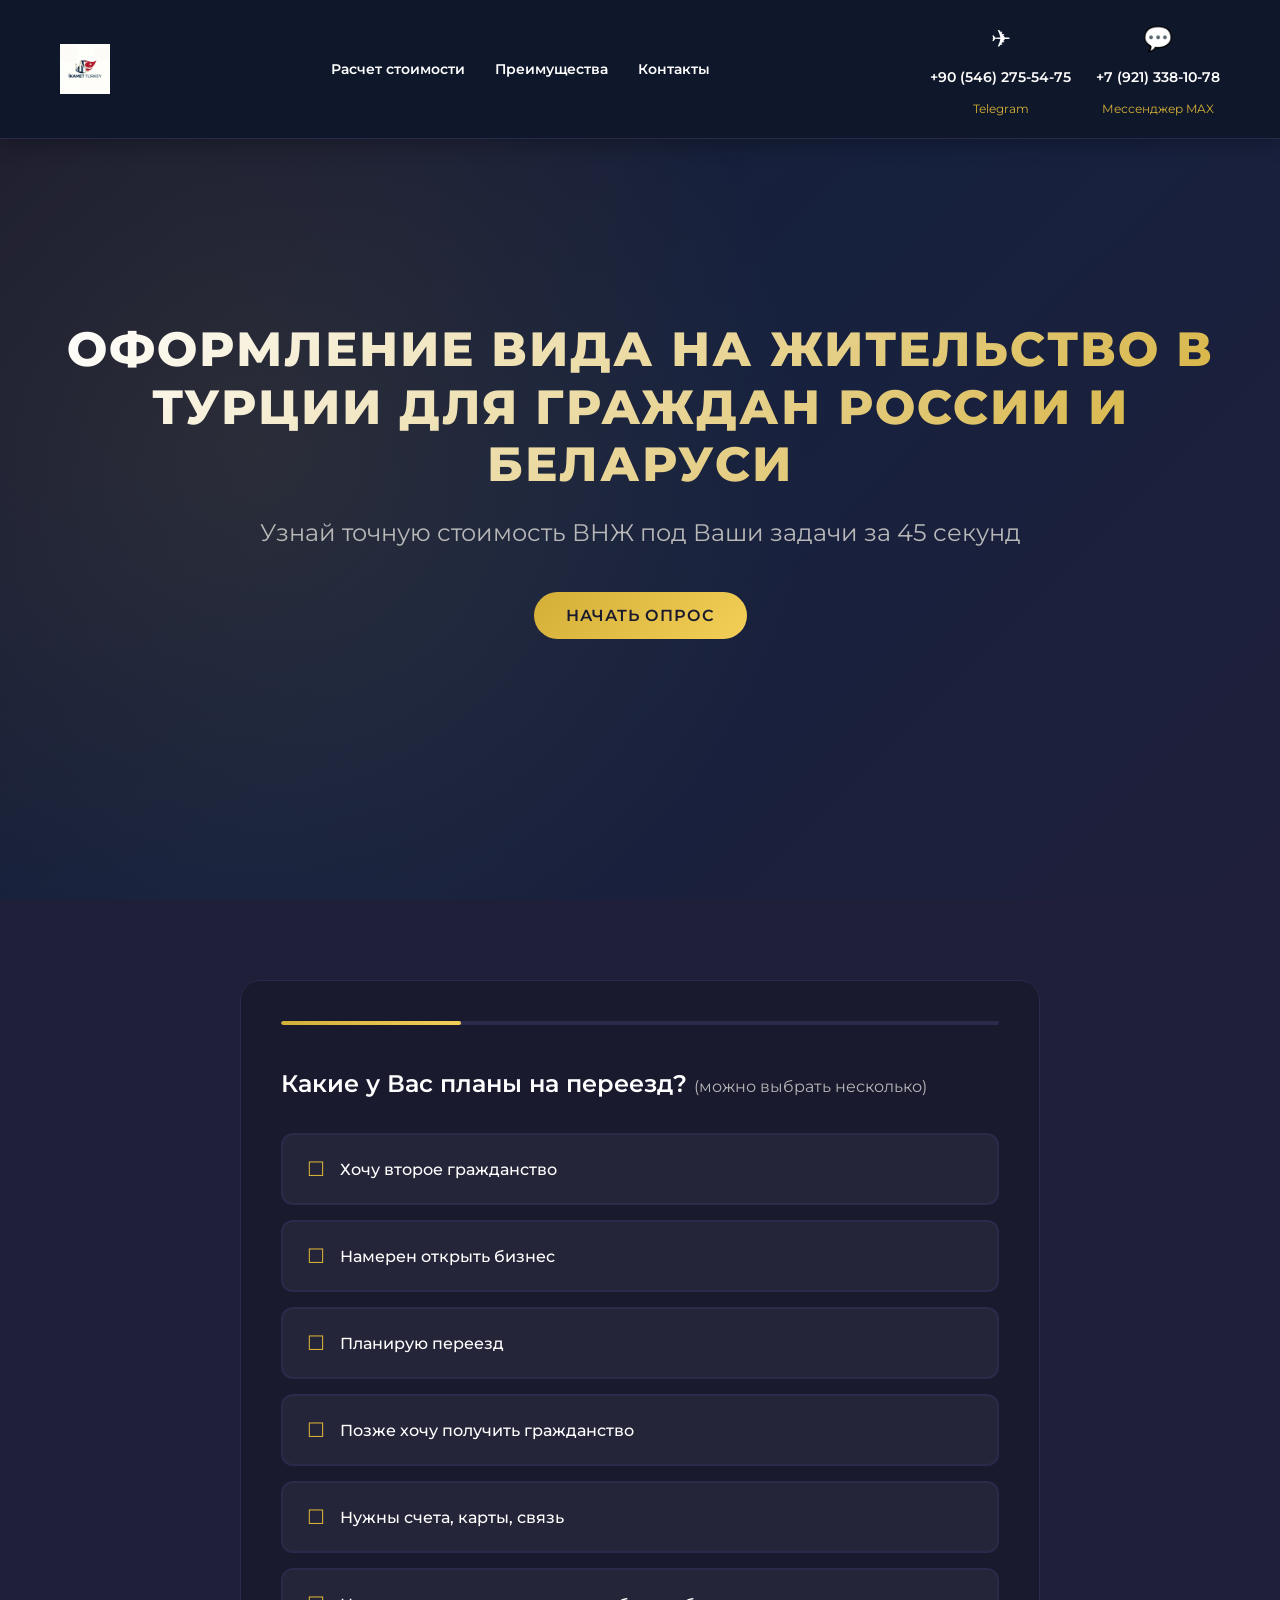
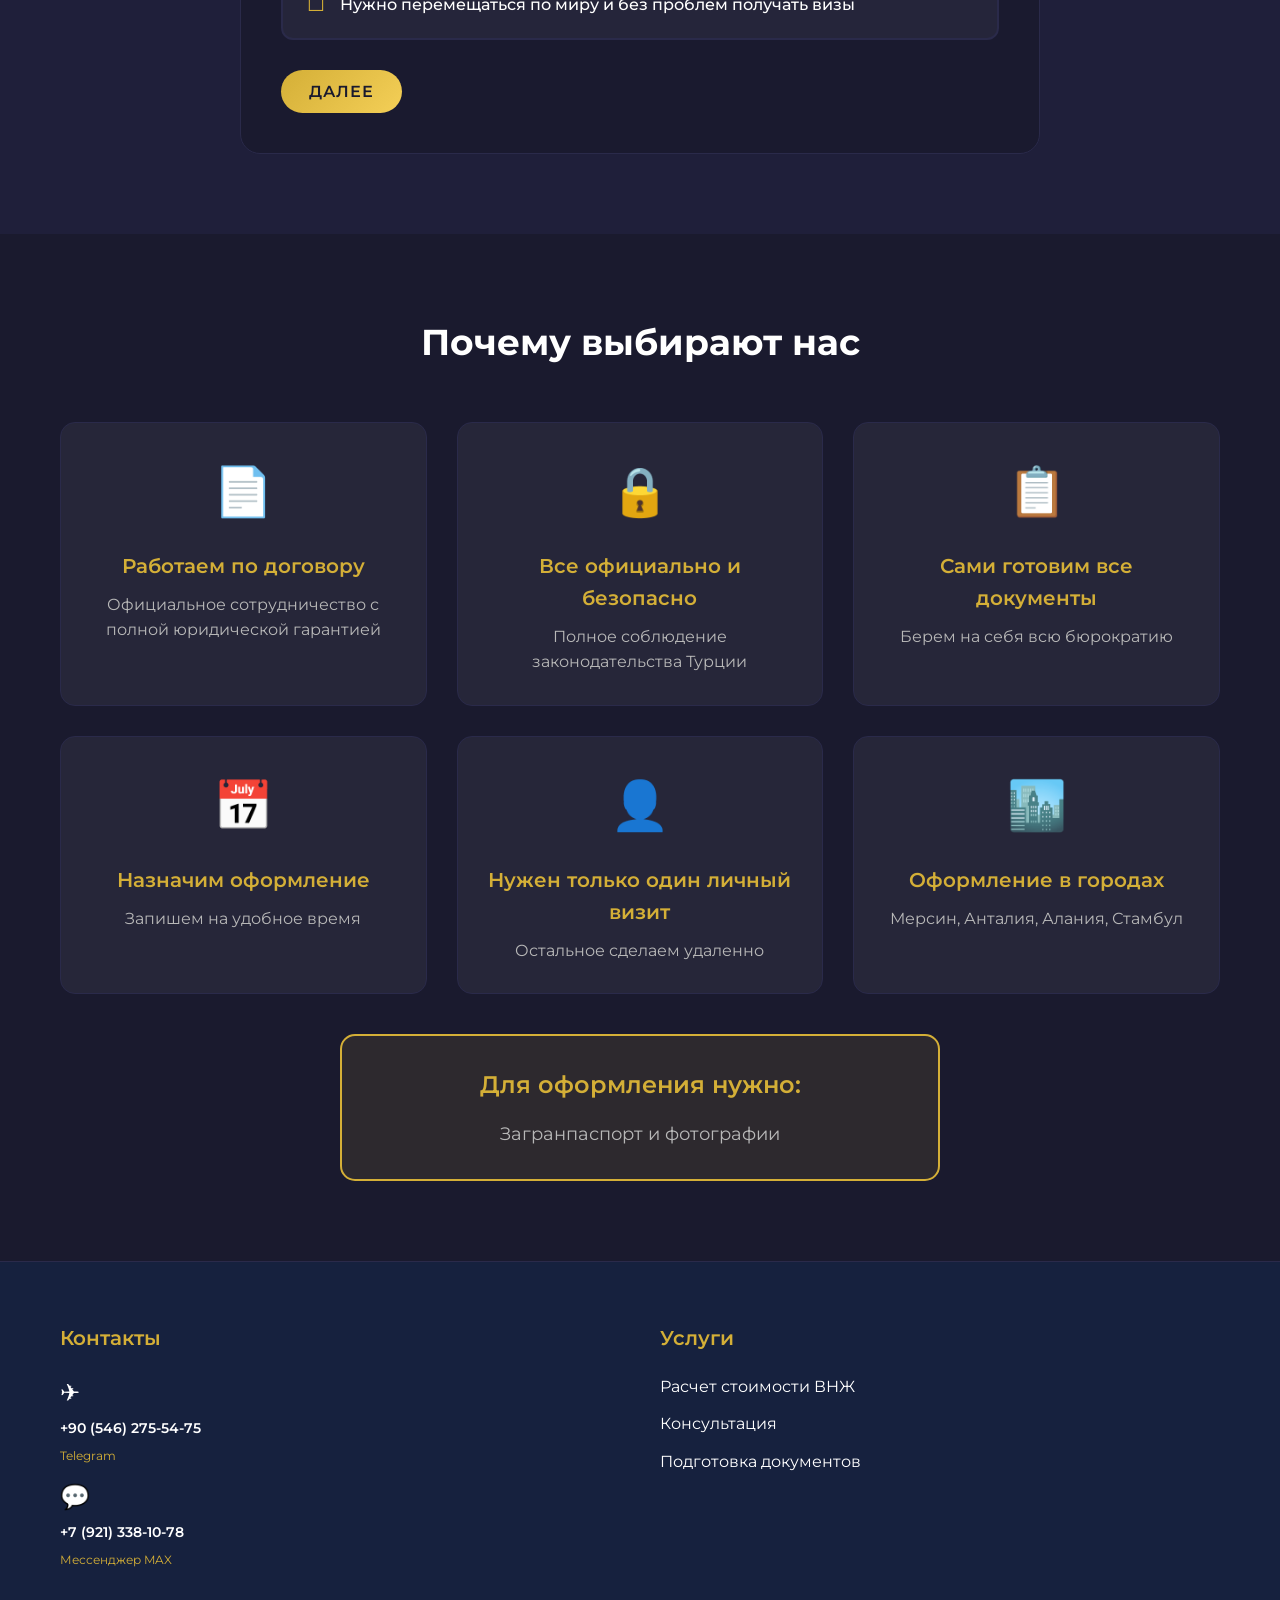
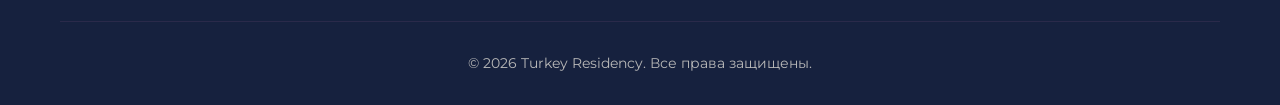
<file: index.html>
<!DOCTYPE html>
<html lang="ru">
<head>
    <meta charset="UTF-8">
    <meta name="viewport" content="width=device-width, initial-scale=1.0">
    <title>ВНЖ в Турции для граждан России и Беларуси</title>
    <link rel="icon" type="image/png" href="logo.png">
    <link rel="preconnect" href="https://fonts.googleapis.com">
    <link rel="preconnect" href="https://fonts.gstatic.com" crossorigin>
    <link href="https://fonts.googleapis.com/css2?family=Montserrat:wght@300;400;500;600;700;800&display=swap" rel="stylesheet">
    <link rel="stylesheet" href="style.css">
</head>
<body>
    <!-- Шапка -->
    <header class="header">
        <div class="container">
            <nav class="nav">
                <a href="index.html" class="logo">
                    <img src="logo.png" alt="Turkey Residency" class="logo-img">
                </a>
                <div class="nav-menu">
                    <a href="#quiz" class="nav-link">Расчет стоимости</a>
                    <a href="#advantages" class="nav-link">Преимущества</a>
                    <a href="#footer" class="nav-link">Контакты</a>
                </div>
                <div class="header-contacts">
                    <a href="https://t.me/+9045462755475" class="contact-link">
                        <span class="contact-icon">✈</span>
                        <span class="contact-number">+90 (546) 275-54-75</span>
                        <span class="contact-label">Telegram</span>
                    </a>
                    <a href="https://max.ru/chat/79213381078" class="contact-link" target="_blank">
                        <span class="contact-icon">💬</span>
                        <span class="contact-number">+7 (921) 338-10-78</span>
                        <span class="contact-label">Мессенджер MAX</span>
                    </a>
                </div>
            </nav>
        </div>
    </header>

    <!-- Главный экран -->
    <section class="hero">
        <div class="container">
            <h1 class="hero-title fade-in">ОФОРМЛЕНИЕ ВИДА НА ЖИТЕЛЬСТВО В ТУРЦИИ ДЛЯ ГРАЖДАН РОССИИ И БЕЛАРУСИ</h1>
            <p class="hero-subtitle fade-in">Узнай точную стоимость ВНЖ под Ваши задачи за 45 секунд</p>
            <button class="btn btn-primary hero-btn fade-in" onclick="scrollToQuiz()">Начать опрос</button>
        </div>
    </section>

    <!-- Блок квиза -->
    <section class="quiz-section" id="quiz">
        <div class="container">
            <div class="quiz-container fade-in">
                <div class="quiz-progress">
                    <div class="progress-bar" id="progressBar"></div>
                </div>

                <div class="quiz-step" id="step1">
                    <h2 class="quiz-question">Какие у Вас планы на переезд? <span class="question-hint">(можно выбрать несколько)</span></h2>
                    <div class="quiz-options">
                        <label class="quiz-option checkbox-option">
                            <input type="checkbox" name="plans" value="citizenship">
                            <span class="option-text">Хочу второе гражданство</span>
                        </label>
                        <label class="quiz-option checkbox-option">
                            <input type="checkbox" name="plans" value="business">
                            <span class="option-text">Намерен открыть бизнес</span>
                        </label>
                        <label class="quiz-option checkbox-option">
                            <input type="checkbox" name="plans" value="relocation">
                            <span class="option-text">Планирую переезд</span>
                        </label>
                        <label class="quiz-option checkbox-option">
                            <input type="checkbox" name="plans" value="future-citizenship">
                            <span class="option-text">Позже хочу получить гражданство</span>
                        </label>
                        <label class="quiz-option checkbox-option">
                            <input type="checkbox" name="plans" value="accounts">
                            <span class="option-text">Нужны счета, карты, связь</span>
                        </label>
                        <label class="quiz-option checkbox-option">
                            <input type="checkbox" name="plans" value="travel">
                            <span class="option-text">Нужно перемещаться по миру и без проблем получать визы</span>
                        </label>
                    </div>
                    <button class="btn btn-primary quiz-btn" onclick="nextStep()">Далее</button>
                </div>

                <div class="quiz-step" id="step2" style="display: none;">
                    <h2 class="quiz-question">ВНЖ нужно для Вас или для всех членов семьи?</h2>
                    <div class="quiz-options">
                        <label class="quiz-option radio-option">
                            <input type="radio" name="family" value="single">
                            <span class="option-text">Только для меня</span>
                        </label>
                        <label class="quiz-option radio-option">
                            <input type="radio" name="family" value="couple">
                            <span class="option-text">Для меня и супруги(а)</span>
                        </label>
                        <label class="quiz-option radio-option">
                            <input type="radio" name="family" value="one-child">
                            <span class="option-text">Для меня, супруги(а) и ребенка</span>
                        </label>
                        <label class="quiz-option radio-option">
                            <input type="radio" name="family" value="two-children">
                            <span class="option-text">Для меня, супруги(а) и двоих детей</span>
                        </label>
                    </div>
                    <div class="quiz-buttons">
                        <button class="btn btn-secondary quiz-btn" onclick="prevStep()">Назад</button>
                        <button class="btn btn-primary quiz-btn" onclick="nextStep()">Далее</button>
                    </div>
                </div>

                <div class="quiz-step" id="step3" style="display: none;">
                    <h2 class="quiz-question">Ранее получали ВНЖ?</h2>
                    <div class="quiz-options">
                        <label class="quiz-option radio-option">
                            <input type="radio" name="previous-residence" value="turkey">
                            <span class="option-text">Да, в Турции</span>
                        </label>
                        <label class="quiz-option radio-option">
                            <input type="radio" name="previous-residence" value="eu">
                            <span class="option-text">Да, в ЕС</span>
                        </label>
                        <label class="quiz-option radio-option">
                            <input type="radio" name="previous-residence" value="other">
                            <span class="option-text">Да, в других странах</span>
                        </label>
                        <label class="quiz-option radio-option">
                            <input type="radio" name="previous-residence" value="no">
                            <span class="option-text">Нет</span>
                        </label>
                    </div>
                    <div class="quiz-buttons">
                        <button class="btn btn-secondary quiz-btn" onclick="prevStep()">Назад</button>
                        <button class="btn btn-primary quiz-btn" onclick="nextStep()">Далее</button>
                    </div>
                </div>

                <div class="quiz-step" id="step4" style="display: none;">
                    <h2 class="quiz-question">Ваш результат</h2>
                    <div class="quiz-result">
                        <div class="result-price" id="resultPrice">Стоимость под ключ: 2000 евро</div>
                        <div class="result-time">Срок оформления: 11 дней</div>
                    </div>
                    <form class="contact-form" id="contactForm">
                        <div class="form-group">
                            <input type="text" name="name" placeholder="Ваше имя" required>
                        </div>
                        <div class="form-group">
                            <input type="tel" name="phone" placeholder="Ваш телефон" required>
                        </div>
                        <button type="submit" class="btn btn-primary quiz-btn">Получить полный список документов</button>
                    </form>
                    <div class="quiz-buttons">
                        <button class="btn btn-secondary quiz-btn" onclick="prevStep()">Назад</button>
                    </div>
                </div>
            </div>
        </div>
    </section>

    <!-- Блок преимуществ -->
    <section class="advantages" id="advantages">
        <div class="container">
            <h2 class="section-title fade-in">Почему выбирают нас</h2>
            <div class="advantages-grid">
                <div class="advantage-card fade-in">
                    <div class="advantage-icon">📄</div>
                    <h3>Работаем по договору</h3>
                    <p>Официальное сотрудничество с полной юридической гарантией</p>
                </div>
                <div class="advantage-card fade-in">
                    <div class="advantage-icon">🔒</div>
                    <h3>Все официально и безопасно</h3>
                    <p>Полное соблюдение законодательства Турции</p>
                </div>
                <div class="advantage-card fade-in">
                    <div class="advantage-icon">📋</div>
                    <h3>Сами готовим все документы</h3>
                    <p>Берем на себя всю бюрократию</p>
                </div>
                <div class="advantage-card fade-in">
                    <div class="advantage-icon">📅</div>
                    <h3>Назначим оформление</h3>
                    <p>Запишем на удобное время</p>
                </div>
                <div class="advantage-card fade-in">
                    <div class="advantage-icon">👤</div>
                    <h3>Нужен только один личный визит</h3>
                    <p>Остальное сделаем удаленно</p>
                </div>
                <div class="advantage-card fade-in">
                    <div class="advantage-icon">🏙️</div>
                    <h3>Оформление в городах</h3>
                    <p>Мерсин, Анталия, Алания, Стамбул</p>
                </div>
            </div>
            <div class="requirements fade-in">
                <h3>Для оформления нужно:</h3>
                <p>Загранпаспорт и фотографии</p>
            </div>
        </div>
    </section>

    <!-- Подвал -->
    <footer class="footer" id="footer">
        <div class="container">
            <div class="footer-content">
                <div class="footer-contacts">
                    <h3>Контакты</h3>
                    <a href="https://t.me/+9045462755475" class="footer-contact">
                        <span class="contact-icon">✈</span>
                        <span class="contact-number">+90 (546) 275-54-75</span>
                        <span class="contact-label">Telegram</span>
                    </a>
                    <a href="https://max.ru/chat/79213381078" class="footer-contact" target="_blank">
                        <span class="contact-icon">💬</span>
                        <span class="contact-number">+7 (921) 338-10-78</span>
                        <span class="contact-label">Мессенджер MAX</span>
                    </a>
                </div>
                <div class="footer-links">
                    <h3>Услуги</h3>
                    <a href="#quiz" class="footer-link">Расчет стоимости ВНЖ</a>
                    <a href="#quiz" class="footer-link">Консультация</a>
                    <a href="#quiz" class="footer-link">Подготовка документов</a>
                </div>
            </div>
            <div class="footer-bottom">
                <p>&copy; 2026 Turkey Residency. Все права защищены.</p>
            </div>
        </div>
    </footer>

    <script src="script.js"></script>
</body>
</html>
</file>
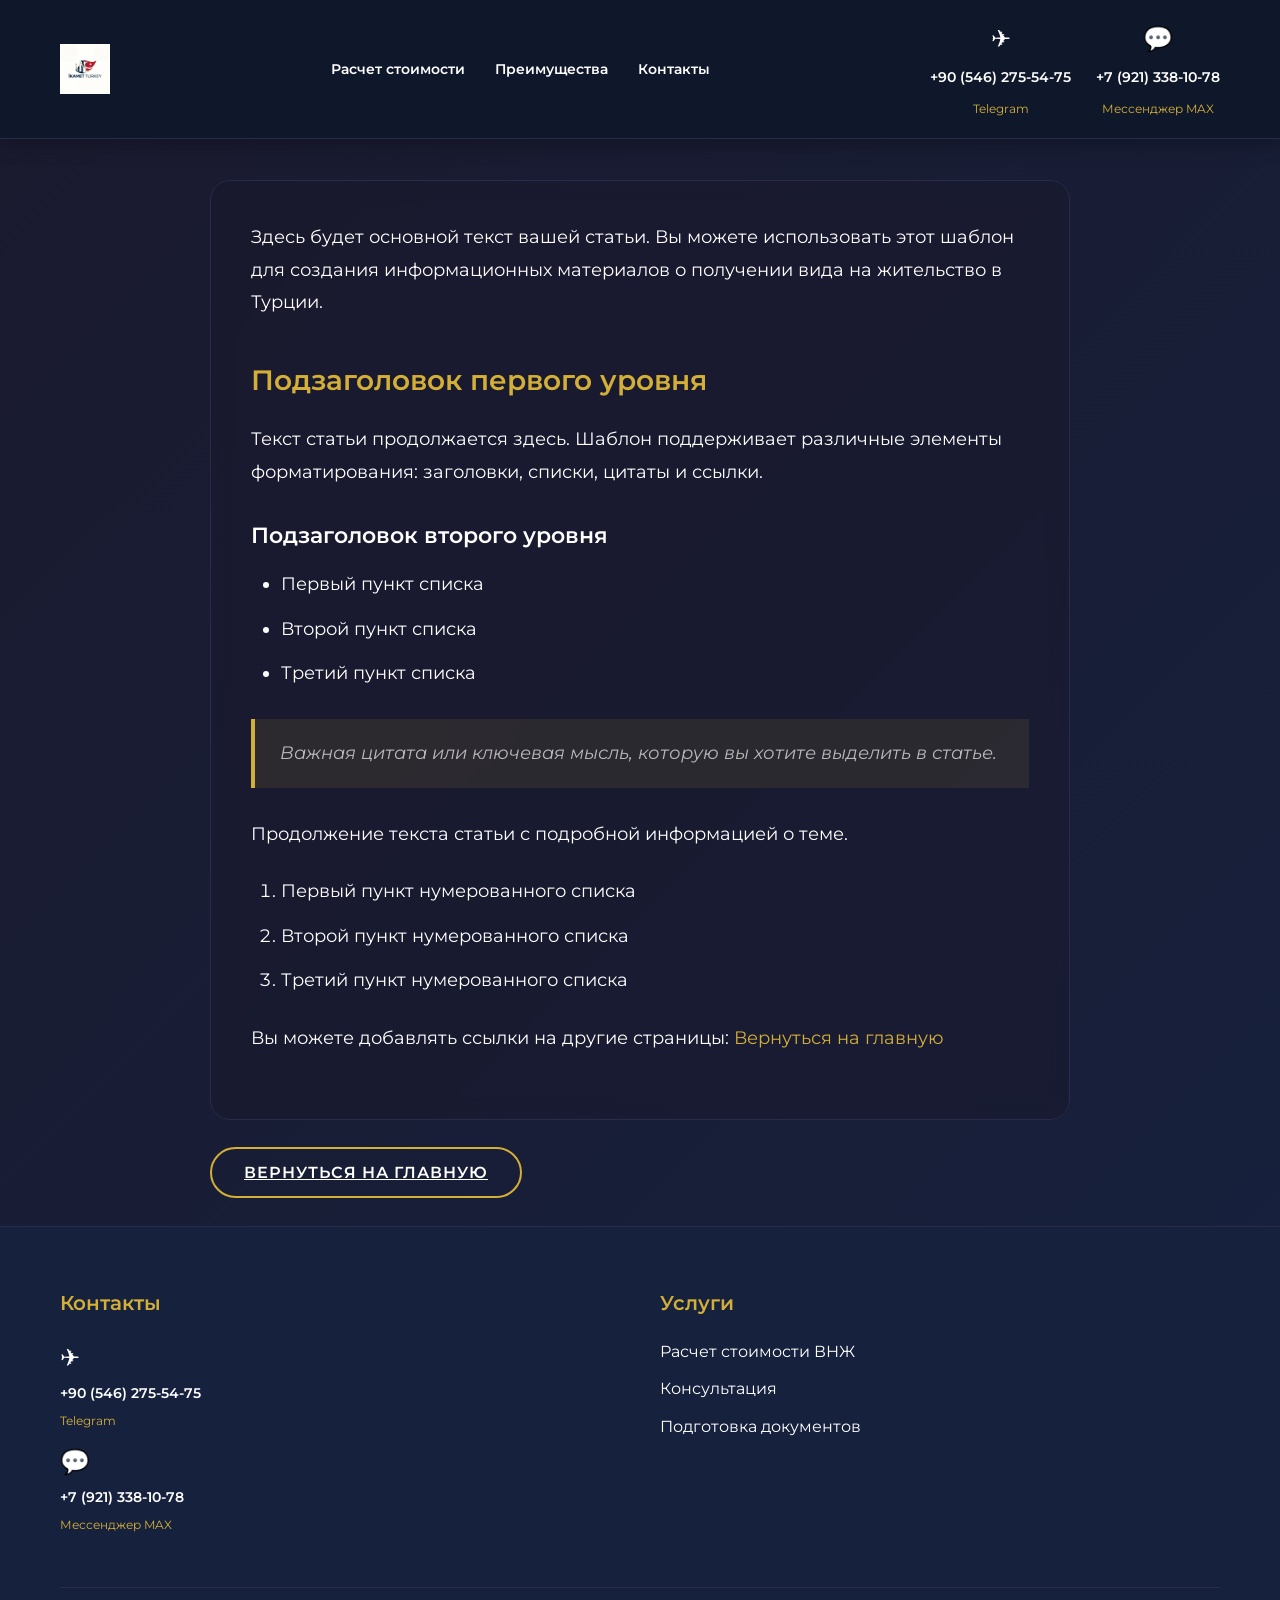
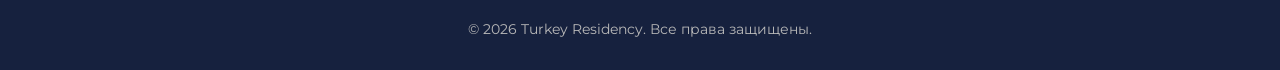
<file: article-template.html>
<!DOCTYPE html>
<html lang="ru">
<head>
    <meta charset="UTF-8">
    <meta name="viewport" content="width=device-width, initial-scale=1.0">
    <title>Статья - Turkey Residency</title>
    <link rel="icon" type="image/png" href="logo.png">
    <link rel="preconnect" href="https://fonts.googleapis.com">
    <link rel="preconnect" href="https://fonts.gstatic.com" crossorigin>
    <link href="https://fonts.googleapis.com/css2?family=Montserrat:wght@300;400;500;600;700;800&display=swap" rel="stylesheet">
    <link rel="stylesheet" href="style.css">
    <style>
        /* Дополнительные стили для статьи */
        .article-container {
            max-width: 900px;
            margin: 0 auto;
            padding: 40px 20px;
        }

        .article-header {
            text-align: center;
            margin-bottom: 40px;
        }

        .article-title {
            font-size: clamp(28px, 4vw, 42px);
            font-weight: 700;
            margin-bottom: 20px;
            line-height: 1.3;
            color: var(--text-color);
        }

        .article-date {
            font-size: 16px;
            color: var(--text-secondary);
            margin-bottom: 30px;
        }

        .article-content {
            background: rgba(26, 26, 46, 0.6);
            backdrop-filter: blur(10px);
            border-radius: 20px;
            padding: 40px;
            border: 1px solid var(--border-color);
        }

        .article-content p {
            font-size: 18px;
            line-height: 1.8;
            margin-bottom: 25px;
            color: var(--text-color);
        }

        .article-content h2 {
            font-size: 28px;
            font-weight: 600;
            margin: 40px 0 20px;
            color: var(--accent-color);
        }

        .article-content h3 {
            font-size: 22px;
            font-weight: 600;
            margin: 30px 0 15px;
            color: var(--text-color);
        }

        .article-content ul,
        .article-content ol {
            margin-bottom: 25px;
            padding-left: 30px;
        }

        .article-content li {
            font-size: 18px;
            line-height: 1.8;
            margin-bottom: 12px;
            color: var(--text-color);
        }

        .article-content blockquote {
            background: rgba(212, 175, 55, 0.1);
            border-left: 4px solid var(--accent-color);
            padding: 20px 25px;
            margin: 30px 0;
            font-style: italic;
            font-size: 18px;
            color: var(--text-secondary);
        }

        .article-content a {
            color: var(--accent-color);
            text-decoration: none;
            transition: color 0.3s ease;
        }

        .article-content a:hover {
            color: var(--accent-hover);
            text-decoration: underline;
        }

        .back-button {
            display: inline-block;
            margin: 40px auto 0;
            text-align: center;
        }

        @media (max-width: 768px) {
            .article-content {
                padding: 25px;
            }

            .article-content p,
            .article-content li {
                font-size: 16px;
            }

            .article-content h2 {
                font-size: 24px;
            }

            .article-content h3 {
                font-size: 20px;
            }
        }
    </style>
</head>
<body>
    <!-- Шапка -->
    <header class="header">
        <div class="container">
            <nav class="nav">
                <a href="index.html" class="logo">
                    <img src="logo.png" alt="Turkey Residency" class="logo-img">
                </a>
                <div class="nav-menu">
                    <a href="index.html#quiz" class="nav-link">Расчет стоимости</a>
                    <a href="index.html#advantages" class="nav-link">Преимущества</a>
                    <a href="index.html#footer" class="nav-link">Контакты</a>
                </div>
                <div class="header-contacts">
                    <a href="https://t.me/+9045462755475" class="contact-link">
                        <span class="contact-icon">✈</span>
                        <span class="contact-number">+90 (546) 275-54-75</span>
                        <span class="contact-label">Telegram</span>
                    </a>
                    <a href="https://max.ru/chat/79213381078" class="contact-link" target="_blank">
                        <span class="contact-icon">💬</span>
                        <span class="contact-number">+7 (921) 338-10-78</span>
                        <span class="contact-label">Мессенджер MAX</span>
                    </a>
                </div>
            </nav>
        </div>
    </header>

    <!-- Основной контент статьи -->
    <main class="article-container">
        <div class="article-header">
            <h1 class="article-title">Заголовок статьи</h1>
            <div class="article-date">Дата публикации: 11 октября 2026</div>
        </div>

        <article class="article-content">
            <p>Здесь будет основной текст вашей статьи. Вы можете использовать этот шаблон для создания информационных материалов о получении вида на жительство в Турции.</p>

            <h2>Подзаголовок первого уровня</h2>
            <p>Текст статьи продолжается здесь. Шаблон поддерживает различные элементы форматирования: заголовки, списки, цитаты и ссылки.</p>

            <h3>Подзаголовок второго уровня</h3>
            <ul>
                <li>Первый пункт списка</li>
                <li>Второй пункт списка</li>
                <li>Третий пункт списка</li>
            </ul>

            <blockquote>
                Важная цитата или ключевая мысль, которую вы хотите выделить в статье.
            </blockquote>

            <p>Продолжение текста статьи с подробной информацией о теме.</p>

            <ol>
                <li>Первый пункт нумерованного списка</li>
                <li>Второй пункт нумерованного списка</li>
                <li>Третий пункт нумерованного списка</li>
            </ol>

            <p>Вы можете добавлять ссылки на другие страницы: <a href="index.html">Вернуться на главную</a></p>
        </article>

        <div class="back-button">
            <a href="index.html" class="btn btn-secondary">Вернуться на главную</a>
        </div>
    </main>

    <!-- Подвал -->
    <footer class="footer">
        <div class="container">
            <div class="footer-content">
                <div class="footer-contacts">
                    <h3>Контакты</h3>
                    <a href="https://t.me/+9045462755475" class="footer-contact">
                        <span class="contact-icon">✈</span>
                        <span class="contact-number">+90 (546) 275-54-75</span>
                        <span class="contact-label">Telegram</span>
                    </a>
                    <a href="https://max.ru/chat/79213381078" class="footer-contact" target="_blank">
                        <span class="contact-icon">💬</span>
                        <span class="contact-number">+7 (921) 338-10-78</span>
                        <span class="contact-label">Мессенджер MAX</span>
                    </a>
                </div>
                <div class="footer-links">
                    <h3>Услуги</h3>
                    <a href="index.html#quiz" class="footer-link">Расчет стоимости ВНЖ</a>
                    <a href="index.html#quiz" class="footer-link">Консультация</a>
                    <a href="index.html#quiz" class="footer-link">Подготовка документов</a>
                </div>
            </div>
            <div class="footer-bottom">
                <p>&copy; 2026 Turkey Residency. Все права защищены.</p>
            </div>
        </div>
    </footer>
</body>
</html>
</file>
<file: style.css>
/* Базовые стили */
* {
    margin: 0;
    padding: 0;
    box-sizing: border-box;
}

:root {
    --primary-color: #1a1a2e;
    --secondary-color: #16213e;
    --accent-color: #d4af37;
    --accent-hover: #f4cf57;
    --text-color: #ffffff;
    --text-secondary: #b8b8b8;
    --background-light: #1f1f3a;
    --border-color: #2a2a4a;
    --success-color: #4ade80;
}

html {
    scroll-behavior: smooth;
}

body {
    font-family: 'Montserrat', sans-serif;
    background: linear-gradient(135deg, var(--primary-color) 0%, var(--secondary-color) 100%);
    color: var(--text-color);
    line-height: 1.6;
    overflow-x: hidden;
}

.container {
    max-width: 1200px;
    margin: 0 auto;
    padding: 0 20px;
}

/* Шапка */
.header {
    background: #0f172a;
    position: fixed;
    top: 0;
    left: 0;
    width: 100%;
    z-index: 1000;
    padding: 20px 0;
    border-bottom: 1px solid var(--border-color);
    box-shadow: 0 4px 20px rgba(0, 0, 0, 0.3);
}

.nav {
    display: flex;
    justify-content: space-between;
    align-items: center;
    gap: 30px;
}

.nav-menu {
    display: flex;
    gap: 30px;
}

.nav-link {
    color: #ffffff;
    text-decoration: none;
    font-size: 14px;
    font-weight: 600;
    transition: color 0.3s ease;
}

.nav-link:hover {
    color: var(--accent-color);
}

.logo {
    text-decoration: none;
    display: flex;
    align-items: center;
}

.logo-img {
    max-height: 50px;
    width: auto;
    object-fit: contain;
}

.header-contacts {
    display: flex;
    gap: 25px;
}

.contact-link {
    color: #ffffff;
    text-decoration: none;
    font-size: 13px;
    display: flex;
    align-items: center;
    gap: 8px;
    transition: all 0.3s ease;
    flex-direction: column;
    text-align: center;
}

.contact-link:hover {
    color: var(--accent-color);
    transform: translateY(-2px);
}

.contact-number {
    font-weight: 600;
    font-size: 14px;
    color: #ffffff;
}

.contact-label {
    font-size: 12px;
    color: var(--accent-color);
    margin-top: 2px;
}

.contact-icon {
    font-size: 24px;
}

/* Главный экран */
.hero {
    min-height: 100vh;
    display: flex;
    align-items: center;
    justify-content: center;
    text-align: center;
    padding: 120px 20px 60px;
    background: linear-gradient(135deg, var(--primary-color) 0%, var(--secondary-color) 50%, var(--background-light) 100%);
    position: relative;
    overflow: hidden;
}

.hero::before {
    content: '';
    position: absolute;
    top: 0;
    left: 0;
    right: 0;
    bottom: 0;
    background: radial-gradient(circle at 20% 50%, rgba(212, 175, 55, 0.1) 0%, transparent 50%);
    pointer-events: none;
}

.hero-title {
    font-size: clamp(28px, 5vw, 48px);
    font-weight: 800;
    margin-bottom: 20px;
    line-height: 1.2;
    text-transform: uppercase;
    letter-spacing: 2px;
    background: linear-gradient(135deg, var(--text-color) 0%, var(--accent-color) 100%);
    -webkit-background-clip: text;
    -webkit-text-fill-color: transparent;
    background-clip: text;
}

.hero-subtitle {
    font-size: clamp(18px, 3vw, 24px);
    font-weight: 400;
    color: var(--text-secondary);
    margin-bottom: 40px;
}

.hero-btn {
    font-size: 18px;
    padding: 16px 40px;
    border-radius: 50px;
    cursor: pointer;
    transition: all 0.3s ease;
}

/* Кнопки */
.btn {
    font-family: 'Montserrat', sans-serif;
    font-weight: 600;
    border: none;
    outline: none;
    text-transform: uppercase;
    letter-spacing: 1px;
    cursor: pointer;
    transition: all 0.3s ease;
}

.btn-primary {
    background: linear-gradient(135deg, var(--accent-color) 0%, var(--accent-hover) 100%);
    color: var(--primary-color);
    padding: 14px 32px;
    border-radius: 50px;
    font-size: 16px;
}

.btn-primary:hover {
    transform: translateY(-2px);
    box-shadow: 0 10px 30px rgba(212, 175, 55, 0.3);
}

.btn-secondary {
    background: transparent;
    color: var(--text-color);
    padding: 14px 32px;
    border-radius: 50px;
    font-size: 16px;
    border: 2px solid var(--accent-color);
}

.btn-secondary:hover {
    background: var(--accent-color);
    color: var(--primary-color);
}

/* Блок квиза */
.quiz-section {
    padding: 80px 20px;
    background: var(--background-light);
}

.quiz-container {
    background: rgba(26, 26, 46, 0.8);
    backdrop-filter: blur(10px);
    border-radius: 20px;
    padding: 40px;
    border: 1px solid var(--border-color);
    max-width: 800px;
    margin: 0 auto;
}

.quiz-progress {
    width: 100%;
    height: 4px;
    background: var(--border-color);
    border-radius: 2px;
    margin-bottom: 40px;
    overflow: hidden;
}

.progress-bar {
    height: 100%;
    background: linear-gradient(90deg, var(--accent-color) 0%, var(--accent-hover) 100%);
    border-radius: 2px;
    transition: width 0.5s ease;
    width: 25%;
}

.quiz-step {
    animation: fadeIn 0.5s ease;
}

@keyframes fadeIn {
    from {
        opacity: 0;
        transform: translateY(20px);
    }
    to {
        opacity: 1;
        transform: translateY(0);
    }
}

.quiz-question {
    font-size: 24px;
    font-weight: 600;
    margin-bottom: 30px;
    color: var(--text-color);
}

.question-hint {
    font-size: 16px;
    font-weight: 400;
    color: var(--text-secondary);
}

.quiz-options {
    display: flex;
    flex-direction: column;
    gap: 15px;
    margin-bottom: 30px;
}

.quiz-option {
    background: rgba(255, 255, 255, 0.05);
    border: 2px solid var(--border-color);
    border-radius: 12px;
    padding: 18px 24px;
    cursor: pointer;
    transition: all 0.3s ease;
    display: flex;
    align-items: center;
    gap: 15px;
}

.quiz-option:hover {
    border-color: var(--accent-color);
    background: rgba(212, 175, 55, 0.1);
}

.quiz-option input[type="checkbox"],
.quiz-option input[type="radio"] {
    display: none;
}

.quiz-option.selected {
    border-color: var(--accent-color);
    background: rgba(212, 175, 55, 0.15);
}

.option-text {
    font-size: 16px;
    font-weight: 500;
}

.checkbox-option::before {
    content: '☐';
    font-size: 20px;
    color: var(--accent-color);
}

.checkbox-option.selected::before {
    content: '☑';
}

.radio-option::before {
    content: '○';
    font-size: 20px;
    color: var(--accent-color);
}

.radio-option.selected::before {
    content: '●';
}

.quiz-buttons {
    display: flex;
    gap: 15px;
    justify-content: center;
}

.quiz-btn {
    padding: 12px 28px;
    font-size: 16px;
}

/* Результат квиза */
.quiz-result {
    background: linear-gradient(135deg, rgba(212, 175, 55, 0.2) 0%, rgba(212, 175, 55, 0.1) 100%);
    border: 2px solid var(--accent-color);
    border-radius: 15px;
    padding: 30px;
    margin-bottom: 30px;
    text-align: center;
}

.result-price {
    font-size: 32px;
    font-weight: 700;
    color: var(--accent-color);
    margin-bottom: 10px;
}

.result-time {
    font-size: 20px;
    color: var(--text-secondary);
}

/* Форма контактов */
.contact-form {
    display: flex;
    flex-direction: column;
    gap: 15px;
    margin-bottom: 20px;
}

.form-group input {
    width: 100%;
    padding: 16px 20px;
    background: rgba(255, 255, 255, 0.05);
    border: 2px solid var(--border-color);
    border-radius: 10px;
    color: var(--text-color);
    font-family: 'Montserrat', sans-serif;
    font-size: 16px;
    transition: all 0.3s ease;
}

.form-group input::placeholder {
    color: var(--text-secondary);
}

.form-group input:focus {
    outline: none;
    border-color: var(--accent-color);
    background: rgba(212, 175, 55, 0.1);
}

/* Блок преимуществ */
.advantages {
    padding: 80px 20px;
    background: var(--primary-color);
}

.section-title {
    font-size: 36px;
    font-weight: 700;
    text-align: center;
    margin-bottom: 50px;
    color: var(--text-color);
}

.advantages-grid {
    display: grid;
    grid-template-columns: repeat(auto-fit, minmax(300px, 1fr));
    gap: 30px;
    margin-bottom: 40px;
}

.advantage-card {
    background: rgba(255, 255, 255, 0.05);
    border: 1px solid var(--border-color);
    border-radius: 15px;
    padding: 30px;
    text-align: center;
    transition: all 0.3s ease;
}

.advantage-card:hover {
    transform: translateY(-5px);
    border-color: var(--accent-color);
    box-shadow: 0 10px 30px rgba(212, 175, 55, 0.2);
}

.advantage-icon {
    font-size: 48px;
    margin-bottom: 20px;
}

.advantage-card h3 {
    font-size: 20px;
    font-weight: 600;
    margin-bottom: 10px;
    color: var(--accent-color);
}

.advantage-card p {
    font-size: 16px;
    color: var(--text-secondary);
}

.requirements {
    text-align: center;
    background: rgba(212, 175, 55, 0.1);
    border: 2px solid var(--accent-color);
    border-radius: 15px;
    padding: 30px;
    max-width: 600px;
    margin: 0 auto;
}

.requirements h3 {
    font-size: 24px;
    font-weight: 600;
    margin-bottom: 15px;
    color: var(--accent-color);
}

.requirements p {
    font-size: 18px;
    color: var(--text-secondary);
}

/* Подвал */
.footer {
    background: var(--secondary-color);
    padding: 60px 20px 30px;
    border-top: 1px solid var(--border-color);
}

.footer-content {
    display: grid;
    grid-template-columns: repeat(auto-fit, minmax(250px, 1fr));
    gap: 40px;
    margin-bottom: 40px;
}

.footer-contacts h3,
.footer-links h3 {
    font-size: 20px;
    font-weight: 600;
    margin-bottom: 20px;
    color: var(--accent-color);
}

.footer-contact,
.footer-link {
    display: block;
    color: #ffffff;
    text-decoration: none;
    margin-bottom: 12px;
    transition: color 0.3s ease;
    display: flex;
    align-items: center;
    gap: 10px;
}

.footer-contact {
    flex-direction: column;
    align-items: flex-start;
    gap: 5px;
}

.footer-contact .contact-number {
    color: #ffffff;
}

.footer-contact .contact-label {
    color: var(--accent-color);
}

.footer-contact:hover,
.footer-link:hover {
    color: var(--accent-color);
}

.footer-bottom {
    text-align: center;
    padding-top: 30px;
    border-top: 1px solid var(--border-color);
    color: var(--text-secondary);
    font-size: 14px;
}

/* Анимации появления при скролле */
.fade-in {
    opacity: 0;
    transform: translateY(30px);
    transition: opacity 0.6s ease, transform 0.6s ease;
}

.fade-in.visible {
    opacity: 1;
    transform: translateY(0);
}

/* Адаптивность */
@media (max-width: 768px) {
    .nav {
        flex-direction: column;
        gap: 15px;
    }

    .nav-menu {
        flex-wrap: wrap;
        justify-content: center;
        gap: 15px;
    }

    .header-contacts {
        flex-direction: row;
        gap: 15px;
        font-size: 12px;
    }

    .contact-link {
        flex-direction: row;
        align-items: center;
    }

    .contact-label {
        display: none;
    }

    .contact-icon {
        font-size: 18px;
    }

    .hero-title {
        font-size: 28px;
    }

    .hero-subtitle {
        font-size: 18px;
    }

    .quiz-container {
        padding: 25px;
    }

    .quiz-question {
        font-size: 20px;
    }

    .section-title {
        font-size: 28px;
    }

    .advantages-grid {
        grid-template-columns: 1fr;
    }

    .quiz-buttons {
        flex-direction: column;
    }

    .quiz-btn {
        width: 100%;
    }
}

@media (max-width: 480px) {
    .logo {
        font-size: 18px;
    }

    .header-contacts {
        font-size: 11px;
    }

    .hero {
        padding: 100px 15px 40px;
    }

    .hero-btn {
        padding: 14px 30px;
        font-size: 16px;
    }

    .quiz-container {
        padding: 20px;
    }

    .advantage-card {
        padding: 20px;
    }
}
</file>
